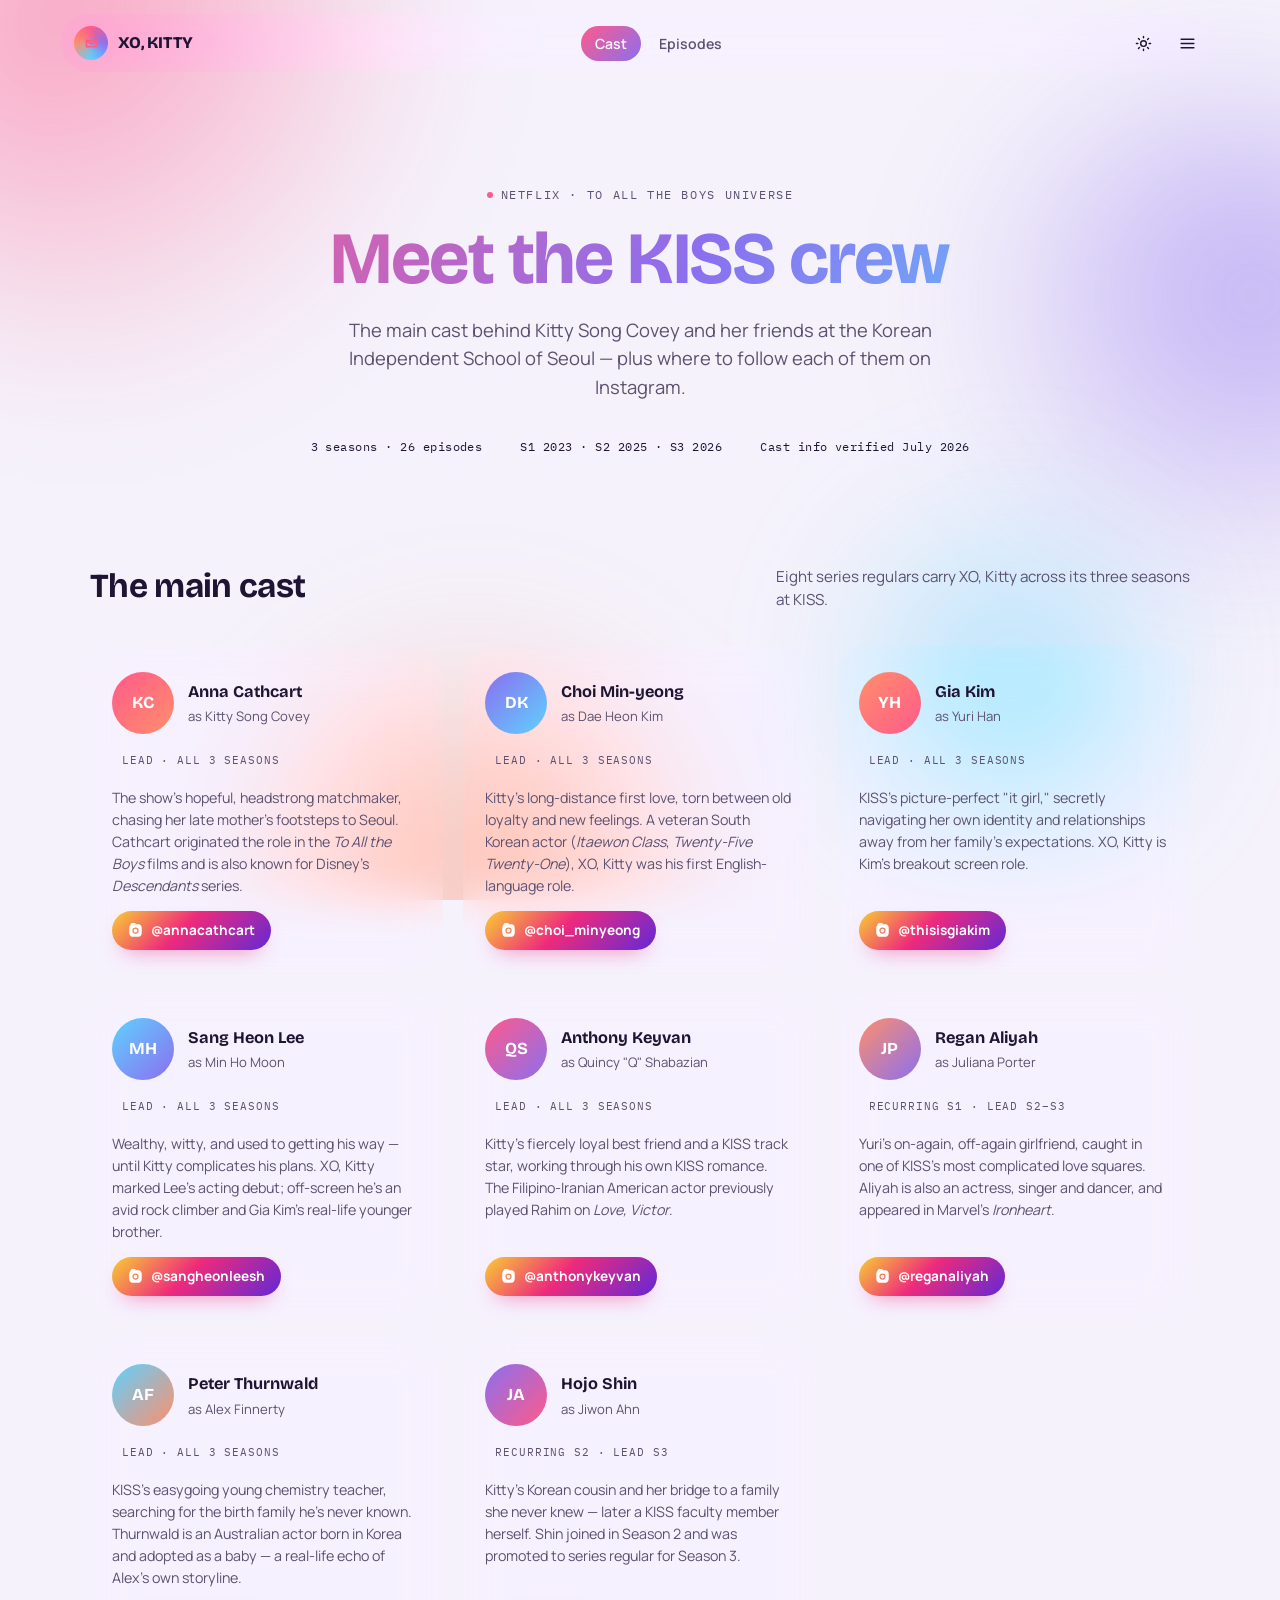
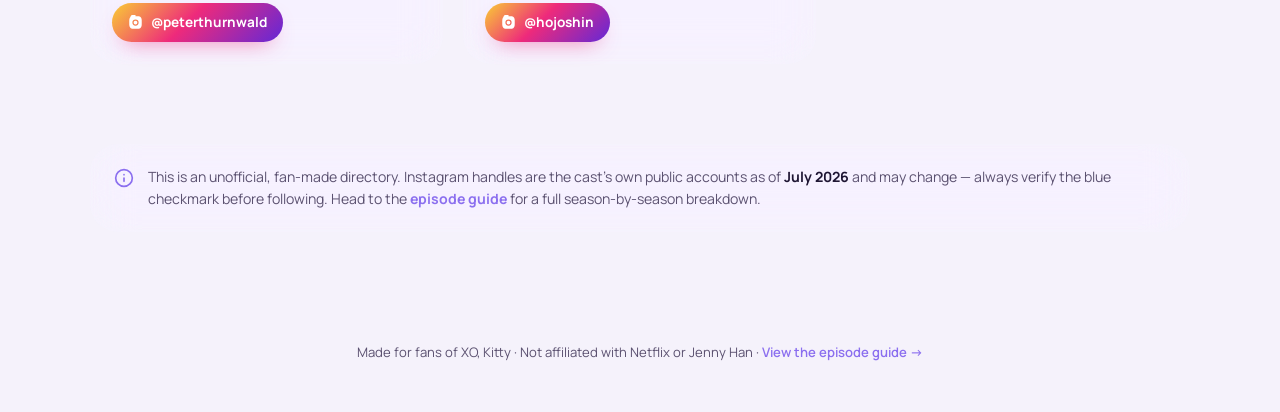
<file: index.html>
<!DOCTYPE html>
<html lang="en">
<head>
<script>
  (function(){
    try{
      var t = localStorage.getItem("xokitty-theme");
      if(!t){ t = window.matchMedia("(prefers-color-scheme: dark)").matches ? "dark" : "light"; }
      document.documentElement.setAttribute("data-theme", t);
    }catch(e){
      document.documentElement.setAttribute("data-theme", "light");
    }
  })();
</script>
<meta charset="UTF-8">
<meta name="viewport" content="width=device-width, initial-scale=1.0">
<title>XO, Kitty — Cast Directory</title>
<meta name="description" content="Meet the main cast of Netflix's XO, Kitty and follow them on Instagram.">
<link rel="stylesheet" href="styles.css">
</head>
<body>

<div class="blobs" aria-hidden="true"><span></span><span></span><span></span><span></span></div>

<nav class="site-nav">
  <div class="nav-inner glass">
    <a class="brand" href="index.html">
      <span class="seal">
        <svg viewBox="0 0 24 24" fill="none" stroke="currentColor" stroke-width="2.4" stroke-linecap="round"><path d="M4 7l8 6 8-6"/><path d="M4 7h16v10H4z"/></svg>
      </span>
      XO, KITTY
    </a>

    <ul class="nav-links">
      <li><a href="index.html" aria-current="page">Cast</a></li>
      <li><a href="episodes.html">Episodes</a></li>
    </ul>

    <div class="nav-controls">
      <button class="icon-btn" data-theme-toggle aria-pressed="false" aria-label="Toggle dark mode">
        <svg class="i-sun" viewBox="0 0 24 24" fill="none" stroke="currentColor" stroke-width="2" stroke-linecap="round"><circle cx="12" cy="12" r="4"/><path d="M12 2v2M12 20v2M4.9 4.9l1.4 1.4M17.7 17.7l1.4 1.4M2 12h2M20 12h2M4.9 19.1l1.4-1.4M17.7 6.3l1.4-1.4"/></svg>
        <svg class="i-moon" viewBox="0 0 24 24" fill="none" stroke="currentColor" stroke-width="2" stroke-linecap="round" stroke-linejoin="round"><path d="M21 12.8A9 9 0 1 1 11.2 3a7 7 0 0 0 9.8 9.8z"/></svg>
      </button>
      <button class="icon-btn" data-compact-toggle aria-pressed="false" aria-label="Toggle compact view">
        <svg viewBox="0 0 24 24" fill="none" stroke="currentColor" stroke-width="2" stroke-linecap="round" stroke-linejoin="round"><path d="M3 6h18M3 12h18M3 18h18"/></svg>
      </button>
      <button class="nav-toggle" data-nav-toggle aria-expanded="false" aria-label="Toggle menu">
        <svg viewBox="0 0 24 24" fill="none" stroke="currentColor" stroke-width="2" stroke-linecap="round"><path d="M4 7h16M4 12h16M4 17h16"/></svg>
      </button>
    </div>
  </div>
</nav>

<main>
  <div class="wrap">
    <section class="hero">
      <p class="eyebrow">NETFLIX · TO ALL THE BOYS UNIVERSE</p>
      <h1>Meet the&nbsp;KISS&nbsp;crew</h1>
      <p class="lede">The main cast behind Kitty Song&nbsp;Covey and her friends at the Korean Independent School of Seoul — plus where to follow each of them on Instagram.</p>
      <div class="hero-meta">
        <span class="chip glass">3 seasons · 26 episodes</span>
        <span class="chip glass">S1 2023 · S2 2025 · S3 2026</span>
        <span class="chip glass">Cast info verified July 2026</span>
      </div>
    </section>

    <section id="cast">
      <div class="section-head">
        <h2>The main cast</h2>
        <p>Eight series regulars carry XO, Kitty across its three seasons at KISS.</p>
      </div>

      <div class="cast-grid">

        <!-- Anna Cathcart -->
        <article class="cast-card glass">
          <div class="glass-shine" aria-hidden="true"></div>
          <div class="cast-top">
            <div class="avatar" style="background:linear-gradient(135deg, rgb(255,90,138), rgb(255,143,107));">KC</div>
            <div class="cast-names">
              <div class="actor">Anna Cathcart</div>
              <div class="role">as Kitty Song Covey</div>
            </div>
          </div>
          <span class="cast-tag">Lead · all 3 seasons</span>
          <p class="bio">The show's hopeful, headstrong matchmaker, chasing her late mother's footsteps to Seoul. Cathcart originated the role in the <em>To All the Boys</em> films and is also known for Disney's <em>Descendants</em> series.</p>
          <a class="ig-btn" href="https://www.instagram.com/annacathcart/" target="_blank" rel="noopener">
            <svg viewBox="0 0 24 24" fill="currentColor"><path d="M12 2c2.7 0 3.05.01 4.12.06 1.06.05 1.79.22 2.43.47.66.26 1.22.6 1.77 1.15.55.55.9 1.11 1.15 1.77.25.64.42 1.37.47 2.43.05 1.07.06 1.42.06 4.12s-.01 3.05-.06 4.12c-.05 1.06-.22 1.79-.47 2.43a4.9 4.9 0 0 1-1.15 1.77 4.9 4.9 0 0 1-1.77 1.15c-.64.25-1.37.42-2.43.47-1.07.05-1.42.06-4.12.06s-3.05-.01-4.12-.06c-1.06-.05-1.79-.22-2.43-.47a4.9 4.9 0 0 1-1.77-1.15 4.9 4.9 0 0 1-1.15-1.77c-.25-.64-.42-1.37-.47-2.43C2.01 15.05 2 14.7 2 12s.01-3.05.06-4.12c.05-1.06.22-1.79.47-2.43.26-.66.6-1.22 1.15-1.77A4.9 4.9 0 0 1 5.45.53C6.09.28 6.82.11 7.88.06 8.95.01 9.3 0 12 0zm0 5a5 5 0 1 0 0 10 5 5 0 0 0 0-10zm0 2a3 3 0 1 1 0 6 3 3 0 0 1 0-6zm5.2-2.7a1.2 1.2 0 1 1 0 2.4 1.2 1.2 0 0 1 0-2.4z"/></svg>
            <span>@annacathcart</span>
          </a>
        </article>

        <!-- Choi Min-yeong -->
        <article class="cast-card glass">
          <div class="glass-shine" aria-hidden="true"></div>
          <div class="cast-top">
            <div class="avatar" style="background:linear-gradient(135deg, rgb(139,111,239), rgb(95,209,255));">DK</div>
            <div class="cast-names">
              <div class="actor">Choi Min-yeong</div>
              <div class="role">as Dae Heon Kim</div>
            </div>
          </div>
          <span class="cast-tag">Lead · all 3 seasons</span>
          <p class="bio">Kitty's long-distance first love, torn between old loyalty and new feelings. A veteran South Korean actor (<em>Itaewon Class</em>, <em>Twenty-Five Twenty-One</em>), XO, Kitty was his first English-language role.</p>
          <a class="ig-btn" href="https://www.instagram.com/choi_minyeong/" target="_blank" rel="noopener">
            <svg viewBox="0 0 24 24" fill="currentColor"><path d="M12 2c2.7 0 3.05.01 4.12.06 1.06.05 1.79.22 2.43.47.66.26 1.22.6 1.77 1.15.55.55.9 1.11 1.15 1.77.25.64.42 1.37.47 2.43.05 1.07.06 1.42.06 4.12s-.01 3.05-.06 4.12c-.05 1.06-.22 1.79-.47 2.43a4.9 4.9 0 0 1-1.15 1.77 4.9 4.9 0 0 1-1.77 1.15c-.64.25-1.37.42-2.43.47-1.07.05-1.42.06-4.12.06s-3.05-.01-4.12-.06c-1.06-.05-1.79-.22-2.43-.47a4.9 4.9 0 0 1-1.77-1.15 4.9 4.9 0 0 1-1.15-1.77c-.25-.64-.42-1.37-.47-2.43C2.01 15.05 2 14.7 2 12s.01-3.05.06-4.12c.05-1.06.22-1.79.47-2.43.26-.66.6-1.22 1.15-1.77A4.9 4.9 0 0 1 5.45.53C6.09.28 6.82.11 7.88.06 8.95.01 9.3 0 12 0zm0 5a5 5 0 1 0 0 10 5 5 0 0 0 0-10zm0 2a3 3 0 1 1 0 6 3 3 0 0 1 0-6zm5.2-2.7a1.2 1.2 0 1 1 0 2.4 1.2 1.2 0 0 1 0-2.4z"/></svg>
            <span>@choi_minyeong</span>
          </a>
        </article>

        <!-- Gia Kim -->
        <article class="cast-card glass">
          <div class="glass-shine" aria-hidden="true"></div>
          <div class="cast-top">
            <div class="avatar" style="background:linear-gradient(135deg, rgb(255,143,107), rgb(255,90,138));">YH</div>
            <div class="cast-names">
              <div class="actor">Gia Kim</div>
              <div class="role">as Yuri Han</div>
            </div>
          </div>
          <span class="cast-tag">Lead · all 3 seasons</span>
          <p class="bio">KISS's picture-perfect "it girl," secretly navigating her own identity and relationships away from her family's expectations. XO, Kitty is Kim's breakout screen role.</p>
          <a class="ig-btn" href="https://www.instagram.com/thisisgiakim/" target="_blank" rel="noopener">
            <svg viewBox="0 0 24 24" fill="currentColor"><path d="M12 2c2.7 0 3.05.01 4.12.06 1.06.05 1.79.22 2.43.47.66.26 1.22.6 1.77 1.15.55.55.9 1.11 1.15 1.77.25.64.42 1.37.47 2.43.05 1.07.06 1.42.06 4.12s-.01 3.05-.06 4.12c-.05 1.06-.22 1.79-.47 2.43a4.9 4.9 0 0 1-1.15 1.77 4.9 4.9 0 0 1-1.77 1.15c-.64.25-1.37.42-2.43.47-1.07.05-1.42.06-4.12.06s-3.05-.01-4.12-.06c-1.06-.05-1.79-.22-2.43-.47a4.9 4.9 0 0 1-1.77-1.15 4.9 4.9 0 0 1-1.15-1.77c-.25-.64-.42-1.37-.47-2.43C2.01 15.05 2 14.7 2 12s.01-3.05.06-4.12c.05-1.06.22-1.79.47-2.43.26-.66.6-1.22 1.15-1.77A4.9 4.9 0 0 1 5.45.53C6.09.28 6.82.11 7.88.06 8.95.01 9.3 0 12 0zm0 5a5 5 0 1 0 0 10 5 5 0 0 0 0-10zm0 2a3 3 0 1 1 0 6 3 3 0 0 1 0-6zm5.2-2.7a1.2 1.2 0 1 1 0 2.4 1.2 1.2 0 0 1 0-2.4z"/></svg>
            <span>@thisisgiakim</span>
          </a>
        </article>

        <!-- Sang Heon Lee -->
        <article class="cast-card glass">
          <div class="glass-shine" aria-hidden="true"></div>
          <div class="cast-top">
            <div class="avatar" style="background:linear-gradient(135deg, rgb(95,209,255), rgb(139,111,239));">MH</div>
            <div class="cast-names">
              <div class="actor">Sang Heon Lee</div>
              <div class="role">as Min Ho Moon</div>
            </div>
          </div>
          <span class="cast-tag">Lead · all 3 seasons</span>
          <p class="bio">Wealthy, witty, and used to getting his way — until Kitty complicates his plans. XO, Kitty marked Lee's acting debut; off-screen he's an avid rock climber and Gia Kim's real-life younger brother.</p>
          <a class="ig-btn" href="https://www.instagram.com/sangheonleesh/" target="_blank" rel="noopener">
            <svg viewBox="0 0 24 24" fill="currentColor"><path d="M12 2c2.7 0 3.05.01 4.12.06 1.06.05 1.79.22 2.43.47.66.26 1.22.6 1.77 1.15.55.55.9 1.11 1.15 1.77.25.64.42 1.37.47 2.43.05 1.07.06 1.42.06 4.12s-.01 3.05-.06 4.12c-.05 1.06-.22 1.79-.47 2.43a4.9 4.9 0 0 1-1.15 1.77 4.9 4.9 0 0 1-1.77 1.15c-.64.25-1.37.42-2.43.47-1.07.05-1.42.06-4.12.06s-3.05-.01-4.12-.06c-1.06-.05-1.79-.22-2.43-.47a4.9 4.9 0 0 1-1.77-1.15 4.9 4.9 0 0 1-1.15-1.77c-.25-.64-.42-1.37-.47-2.43C2.01 15.05 2 14.7 2 12s.01-3.05.06-4.12c.05-1.06.22-1.79.47-2.43.26-.66.6-1.22 1.15-1.77A4.9 4.9 0 0 1 5.45.53C6.09.28 6.82.11 7.88.06 8.95.01 9.3 0 12 0zm0 5a5 5 0 1 0 0 10 5 5 0 0 0 0-10zm0 2a3 3 0 1 1 0 6 3 3 0 0 1 0-6zm5.2-2.7a1.2 1.2 0 1 1 0 2.4 1.2 1.2 0 0 1 0-2.4z"/></svg>
            <span>@sangheonleesh</span>
          </a>
        </article>

        <!-- Anthony Keyvan -->
        <article class="cast-card glass">
          <div class="glass-shine" aria-hidden="true"></div>
          <div class="cast-top">
            <div class="avatar" style="background:linear-gradient(135deg, rgb(255,90,138), rgb(139,111,239));">QS</div>
            <div class="cast-names">
              <div class="actor">Anthony Keyvan</div>
              <div class="role">as Quincy "Q" Shabazian</div>
            </div>
          </div>
          <span class="cast-tag">Lead · all 3 seasons</span>
          <p class="bio">Kitty's fiercely loyal best friend and a KISS track star, working through his own KISS romance. The Filipino-Iranian American actor previously played Rahim on <em>Love, Victor</em>.</p>
          <a class="ig-btn" href="https://www.instagram.com/anthonykeyvan/" target="_blank" rel="noopener">
            <svg viewBox="0 0 24 24" fill="currentColor"><path d="M12 2c2.7 0 3.05.01 4.12.06 1.06.05 1.79.22 2.43.47.66.26 1.22.6 1.77 1.15.55.55.9 1.11 1.15 1.77.25.64.42 1.37.47 2.43.05 1.07.06 1.42.06 4.12s-.01 3.05-.06 4.12c-.05 1.06-.22 1.79-.47 2.43a4.9 4.9 0 0 1-1.15 1.77 4.9 4.9 0 0 1-1.77 1.15c-.64.25-1.37.42-2.43.47-1.07.05-1.42.06-4.12.06s-3.05-.01-4.12-.06c-1.06-.05-1.79-.22-2.43-.47a4.9 4.9 0 0 1-1.77-1.15 4.9 4.9 0 0 1-1.15-1.77c-.25-.64-.42-1.37-.47-2.43C2.01 15.05 2 14.7 2 12s.01-3.05.06-4.12c.05-1.06.22-1.79.47-2.43.26-.66.6-1.22 1.15-1.77A4.9 4.9 0 0 1 5.45.53C6.09.28 6.82.11 7.88.06 8.95.01 9.3 0 12 0zm0 5a5 5 0 1 0 0 10 5 5 0 0 0 0-10zm0 2a3 3 0 1 1 0 6 3 3 0 0 1 0-6zm5.2-2.7a1.2 1.2 0 1 1 0 2.4 1.2 1.2 0 0 1 0-2.4z"/></svg>
            <span>@anthonykeyvan</span>
          </a>
        </article>

        <!-- Regan Aliyah -->
        <article class="cast-card glass">
          <div class="glass-shine" aria-hidden="true"></div>
          <div class="cast-top">
            <div class="avatar" style="background:linear-gradient(135deg, rgb(255,143,107), rgb(139,111,239));">JP</div>
            <div class="cast-names">
              <div class="actor">Regan Aliyah</div>
              <div class="role">as Juliana Porter</div>
            </div>
          </div>
          <span class="cast-tag">Recurring S1 · Lead S2–S3</span>
          <p class="bio">Yuri's on-again, off-again girlfriend, caught in one of KISS's most complicated love squares. Aliyah is also an actress, singer and dancer, and appeared in Marvel's <em>Ironheart</em>.</p>
          <a class="ig-btn" href="https://www.instagram.com/reganaliyah/" target="_blank" rel="noopener">
            <svg viewBox="0 0 24 24" fill="currentColor"><path d="M12 2c2.7 0 3.05.01 4.12.06 1.06.05 1.79.22 2.43.47.66.26 1.22.6 1.77 1.15.55.55.9 1.11 1.15 1.77.25.64.42 1.37.47 2.43.05 1.07.06 1.42.06 4.12s-.01 3.05-.06 4.12c-.05 1.06-.22 1.79-.47 2.43a4.9 4.9 0 0 1-1.15 1.77 4.9 4.9 0 0 1-1.77 1.15c-.64.25-1.37.42-2.43.47-1.07.05-1.42.06-4.12.06s-3.05-.01-4.12-.06c-1.06-.05-1.79-.22-2.43-.47a4.9 4.9 0 0 1-1.77-1.15 4.9 4.9 0 0 1-1.15-1.77c-.25-.64-.42-1.37-.47-2.43C2.01 15.05 2 14.7 2 12s.01-3.05.06-4.12c.05-1.06.22-1.79.47-2.43.26-.66.6-1.22 1.15-1.77A4.9 4.9 0 0 1 5.45.53C6.09.28 6.82.11 7.88.06 8.95.01 9.3 0 12 0zm0 5a5 5 0 1 0 0 10 5 5 0 0 0 0-10zm0 2a3 3 0 1 1 0 6 3 3 0 0 1 0-6zm5.2-2.7a1.2 1.2 0 1 1 0 2.4 1.2 1.2 0 0 1 0-2.4z"/></svg>
            <span>@reganaliyah</span>
          </a>
        </article>

        <!-- Peter Thurnwald -->
        <article class="cast-card glass">
          <div class="glass-shine" aria-hidden="true"></div>
          <div class="cast-top">
            <div class="avatar" style="background:linear-gradient(135deg, rgb(95,209,255), rgb(255,143,107));">AF</div>
            <div class="cast-names">
              <div class="actor">Peter Thurnwald</div>
              <div class="role">as Alex Finnerty</div>
            </div>
          </div>
          <span class="cast-tag">Lead · all 3 seasons</span>
          <p class="bio">KISS's easygoing young chemistry teacher, searching for the birth family he's never known. Thurnwald is an Australian actor born in Korea and adopted as a baby — a real-life echo of Alex's own storyline.</p>
          <a class="ig-btn" href="https://www.instagram.com/peterthurnwald/" target="_blank" rel="noopener">
            <svg viewBox="0 0 24 24" fill="currentColor"><path d="M12 2c2.7 0 3.05.01 4.12.06 1.06.05 1.79.22 2.43.47.66.26 1.22.6 1.77 1.15.55.55.9 1.11 1.15 1.77.25.64.42 1.37.47 2.43.05 1.07.06 1.42.06 4.12s-.01 3.05-.06 4.12c-.05 1.06-.22 1.79-.47 2.43a4.9 4.9 0 0 1-1.15 1.77 4.9 4.9 0 0 1-1.77 1.15c-.64.25-1.37.42-2.43.47-1.07.05-1.42.06-4.12.06s-3.05-.01-4.12-.06c-1.06-.05-1.79-.22-2.43-.47a4.9 4.9 0 0 1-1.77-1.15 4.9 4.9 0 0 1-1.15-1.77c-.25-.64-.42-1.37-.47-2.43C2.01 15.05 2 14.7 2 12s.01-3.05.06-4.12c.05-1.06.22-1.79.47-2.43.26-.66.6-1.22 1.15-1.77A4.9 4.9 0 0 1 5.45.53C6.09.28 6.82.11 7.88.06 8.95.01 9.3 0 12 0zm0 5a5 5 0 1 0 0 10 5 5 0 0 0 0-10zm0 2a3 3 0 1 1 0 6 3 3 0 0 1 0-6zm5.2-2.7a1.2 1.2 0 1 1 0 2.4 1.2 1.2 0 0 1 0-2.4z"/></svg>
            <span>@peterthurnwald</span>
          </a>
        </article>

        <!-- Hojo Shin -->
        <article class="cast-card glass">
          <div class="glass-shine" aria-hidden="true"></div>
          <div class="cast-top">
            <div class="avatar" style="background:linear-gradient(135deg, rgb(139,111,239), rgb(255,90,138));">JA</div>
            <div class="cast-names">
              <div class="actor">Hojo Shin</div>
              <div class="role">as Jiwon Ahn</div>
            </div>
          </div>
          <span class="cast-tag">Recurring S2 · Lead S3</span>
          <p class="bio">Kitty's Korean cousin and her bridge to a family she never knew — later a KISS faculty member herself. Shin joined in Season 2 and was promoted to series regular for Season 3.</p>
          <a class="ig-btn" href="https://www.instagram.com/hojoshin/" target="_blank" rel="noopener">
            <svg viewBox="0 0 24 24" fill="currentColor"><path d="M12 2c2.7 0 3.05.01 4.12.06 1.06.05 1.79.22 2.43.47.66.26 1.22.6 1.77 1.15.55.55.9 1.11 1.15 1.77.25.64.42 1.37.47 2.43.05 1.07.06 1.42.06 4.12s-.01 3.05-.06 4.12c-.05 1.06-.22 1.79-.47 2.43a4.9 4.9 0 0 1-1.15 1.77 4.9 4.9 0 0 1-1.77 1.15c-.64.25-1.37.42-2.43.47-1.07.05-1.42.06-4.12.06s-3.05-.01-4.12-.06c-1.06-.05-1.79-.22-2.43-.47a4.9 4.9 0 0 1-1.77-1.15 4.9 4.9 0 0 1-1.15-1.77c-.25-.64-.42-1.37-.47-2.43C2.01 15.05 2 14.7 2 12s.01-3.05.06-4.12c.05-1.06.22-1.79.47-2.43.26-.66.6-1.22 1.15-1.77A4.9 4.9 0 0 1 5.45.53C6.09.28 6.82.11 7.88.06 8.95.01 9.3 0 12 0zm0 5a5 5 0 1 0 0 10 5 5 0 0 0 0-10zm0 2a3 3 0 1 1 0 6 3 3 0 0 1 0-6zm5.2-2.7a1.2 1.2 0 1 1 0 2.4 1.2 1.2 0 0 1 0-2.4z"/></svg>
            <span>@hojoshin</span>
          </a>
        </article>

      </div>
    </section>

    <section>
      <div class="info-card glass">
        <svg viewBox="0 0 24 24" fill="none" stroke="currentColor" stroke-width="2" stroke-linecap="round" stroke-linejoin="round"><circle cx="12" cy="12" r="10"/><path d="M12 16v-4M12 8h.01"/></svg>
        <p>This is an unofficial, fan-made directory. Instagram handles are the cast's own public accounts as of <strong>July 2026</strong> and may change — always verify the blue checkmark before following. Head to the <a href="episodes.html" style="color:rgb(var(--violet)); font-weight:700;">episode guide</a> for a full season-by-season breakdown.</p>
      </div>
    </section>
  </div>
</main>

<footer>
  <div class="wrap">
    <p>Made for fans of XO, Kitty · Not affiliated with Netflix or Jenny&nbsp;Han · <a href="episodes.html">View the episode guide →</a></p>
  </div>
</footer>

<script src="script.js"></script>
</body>
</html>
</file>
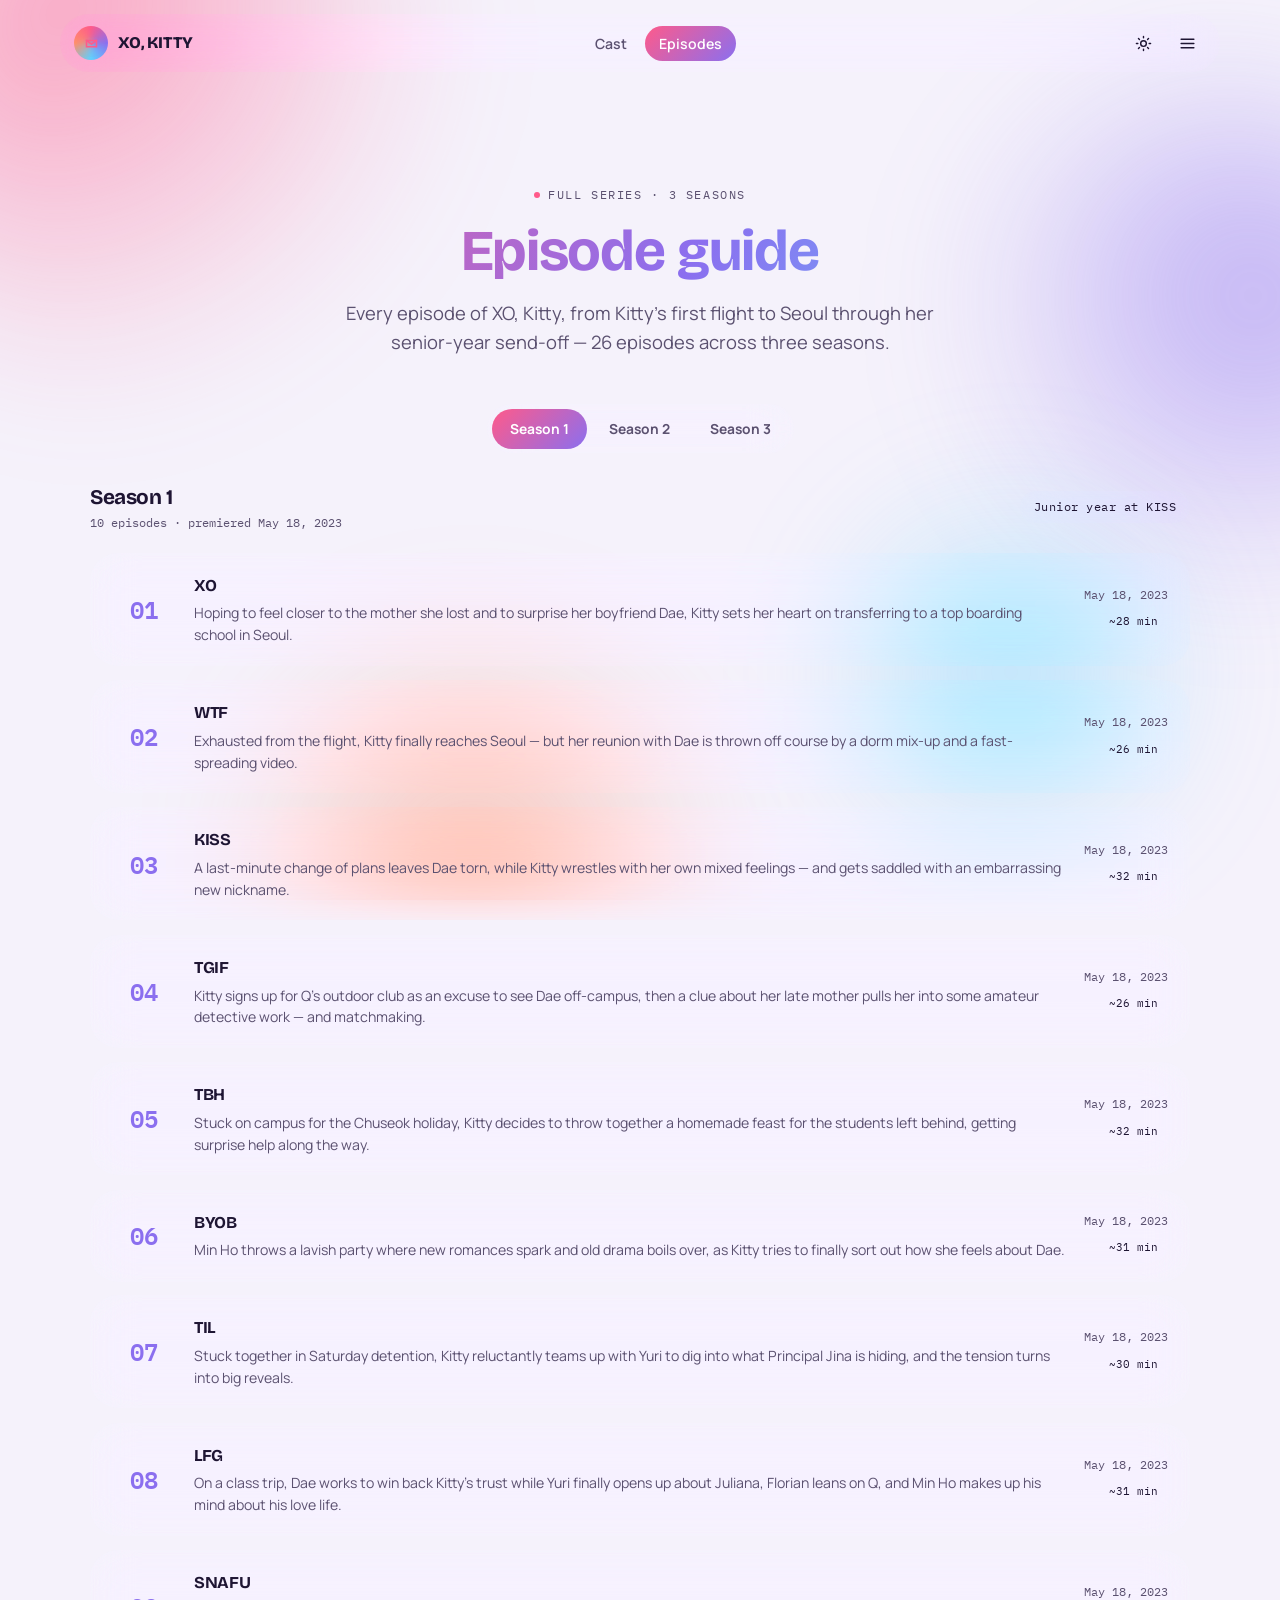
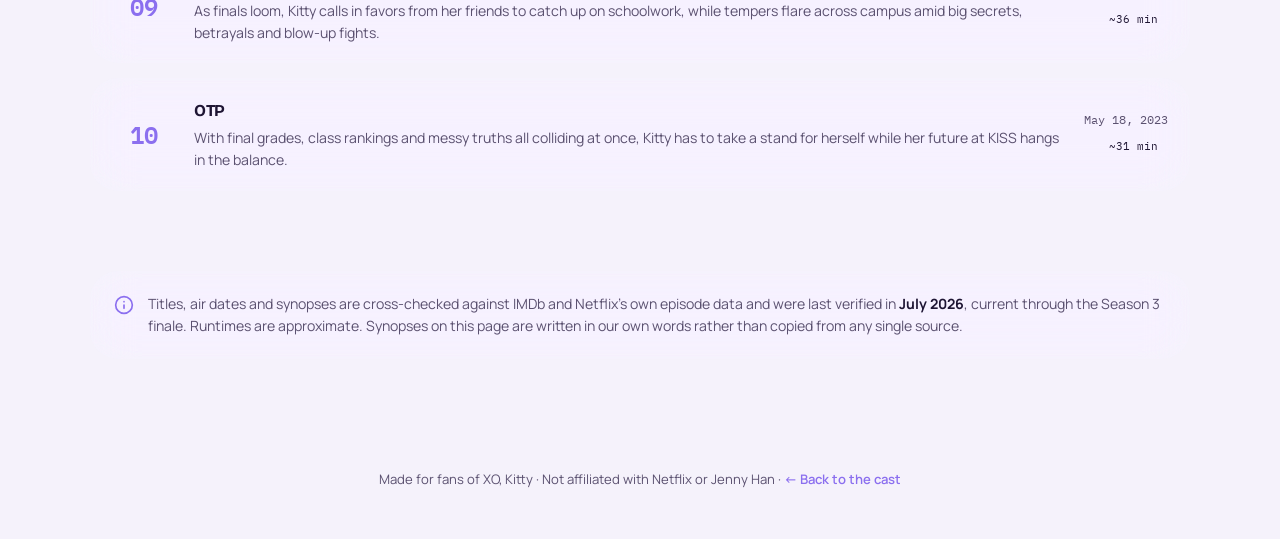
<file: episodes.html>
<!DOCTYPE html>
<html lang="en">
<head>
<script>
  (function(){
    try{
      var t = localStorage.getItem("xokitty-theme");
      if(!t){ t = window.matchMedia("(prefers-color-scheme: dark)").matches ? "dark" : "light"; }
      document.documentElement.setAttribute("data-theme", t);
    }catch(e){
      document.documentElement.setAttribute("data-theme", "light");
    }
  })();
</script>
<meta charset="UTF-8">
<meta name="viewport" content="width=device-width, initial-scale=1.0">
<title>XO, Kitty — Episode Guide</title>
<meta name="description" content="Every episode of Netflix's XO, Kitty across all three seasons, with air dates and synopses.">
<link rel="stylesheet" href="styles.css">
</head>
<body>

<div class="blobs" aria-hidden="true"><span></span><span></span><span></span><span></span></div>

<nav class="site-nav">
  <div class="nav-inner glass">
    <a class="brand" href="index.html">
      <span class="seal">
        <svg viewBox="0 0 24 24" fill="none" stroke="currentColor" stroke-width="2.4" stroke-linecap="round"><path d="M4 7l8 6 8-6"/><path d="M4 7h16v10H4z"/></svg>
      </span>
      XO, KITTY
    </a>

    <ul class="nav-links">
      <li><a href="index.html">Cast</a></li>
      <li><a href="episodes.html" aria-current="page">Episodes</a></li>
    </ul>

    <div class="nav-controls">
      <button class="icon-btn" data-theme-toggle aria-pressed="false" aria-label="Toggle dark mode">
        <svg class="i-sun" viewBox="0 0 24 24" fill="none" stroke="currentColor" stroke-width="2" stroke-linecap="round"><circle cx="12" cy="12" r="4"/><path d="M12 2v2M12 20v2M4.9 4.9l1.4 1.4M17.7 17.7l1.4 1.4M2 12h2M20 12h2M4.9 19.1l1.4-1.4M17.7 6.3l1.4-1.4"/></svg>
        <svg class="i-moon" viewBox="0 0 24 24" fill="none" stroke="currentColor" stroke-width="2" stroke-linecap="round" stroke-linejoin="round"><path d="M21 12.8A9 9 0 1 1 11.2 3a7 7 0 0 0 9.8 9.8z"/></svg>
      </button>
      <button class="icon-btn" data-compact-toggle aria-pressed="false" aria-label="Toggle compact view">
        <svg viewBox="0 0 24 24" fill="none" stroke="currentColor" stroke-width="2" stroke-linecap="round" stroke-linejoin="round"><path d="M3 6h18M3 12h18M3 18h18"/></svg>
      </button>
      <button class="nav-toggle" data-nav-toggle aria-expanded="false" aria-label="Toggle menu">
        <svg viewBox="0 0 24 24" fill="none" stroke="currentColor" stroke-width="2" stroke-linecap="round"><path d="M4 7h16M4 12h16M4 17h16"/></svg>
      </button>
    </div>
  </div>
</nav>

<main>
  <div class="wrap">
    <section class="hero" style="padding-bottom: 8px;">
      <p class="eyebrow">FULL SERIES · 3 SEASONS</p>
      <h1 style="font-size: clamp(2.1rem, 5.4vw, 3.6rem);">Episode guide</h1>
      <p class="lede">Every episode of XO, Kitty, from Kitty's first flight to Seoul through her senior-year send-off — 26 episodes across three seasons.</p>
    </section>

    <section>
      <div class="center">
        <div class="season-tabs glass" role="tablist" aria-label="Season">
          <button role="tab" data-season-tab="s1" aria-selected="true">Season 1</button>
          <button role="tab" data-season-tab="s2" aria-selected="false">Season 2</button>
          <button role="tab" data-season-tab="s3" aria-selected="false">Season 3</button>
        </div>
      </div>

      <!-- ================= SEASON 1 ================= -->
      <div class="season-panel is-active" data-season-panel="s1">
        <div class="season-intro">
          <div>
            <h3>Season 1</h3>
            <p class="meta">10 episodes · premiered May 18, 2023</p>
          </div>
          <span class="chip glass">Junior year at KISS</span>
        </div>

        <div class="ep-list">

          <article class="ep-card glass">
            <div class="glass-shine" aria-hidden="true"></div>
            <div class="ep-num">01</div>
            <div class="ep-body">
              <h4>XO</h4>
              <p>Hoping to feel closer to the mother she lost and to surprise her boyfriend Dae, Kitty sets her heart on transferring to a top boarding school in Seoul.</p>
            </div>
            <div class="ep-side"><span class="ep-date">May 18, 2023</span><span class="ep-runtime glass">~28 min</span></div>
          </article>

          <article class="ep-card glass">
            <div class="glass-shine" aria-hidden="true"></div>
            <div class="ep-num">02</div>
            <div class="ep-body">
              <h4>WTF</h4>
              <p>Exhausted from the flight, Kitty finally reaches Seoul — but her reunion with Dae is thrown off course by a dorm mix-up and a fast-spreading video.</p>
            </div>
            <div class="ep-side"><span class="ep-date">May 18, 2023</span><span class="ep-runtime glass">~26 min</span></div>
          </article>

          <article class="ep-card glass">
            <div class="glass-shine" aria-hidden="true"></div>
            <div class="ep-num">03</div>
            <div class="ep-body">
              <h4>KISS</h4>
              <p>A last-minute change of plans leaves Dae torn, while Kitty wrestles with her own mixed feelings — and gets saddled with an embarrassing new nickname.</p>
            </div>
            <div class="ep-side"><span class="ep-date">May 18, 2023</span><span class="ep-runtime glass">~32 min</span></div>
          </article>

          <article class="ep-card glass">
            <div class="glass-shine" aria-hidden="true"></div>
            <div class="ep-num">04</div>
            <div class="ep-body">
              <h4>TGIF</h4>
              <p>Kitty signs up for Q's outdoor club as an excuse to see Dae off-campus, then a clue about her late mother pulls her into some amateur detective work — and matchmaking.</p>
            </div>
            <div class="ep-side"><span class="ep-date">May 18, 2023</span><span class="ep-runtime glass">~26 min</span></div>
          </article>

          <article class="ep-card glass">
            <div class="glass-shine" aria-hidden="true"></div>
            <div class="ep-num">05</div>
            <div class="ep-body">
              <h4>TBH</h4>
              <p>Stuck on campus for the Chuseok holiday, Kitty decides to throw together a homemade feast for the students left behind, getting surprise help along the way.</p>
            </div>
            <div class="ep-side"><span class="ep-date">May 18, 2023</span><span class="ep-runtime glass">~32 min</span></div>
          </article>

          <article class="ep-card glass">
            <div class="glass-shine" aria-hidden="true"></div>
            <div class="ep-num">06</div>
            <div class="ep-body">
              <h4>BYOB</h4>
              <p>Min Ho throws a lavish party where new romances spark and old drama boils over, as Kitty tries to finally sort out how she feels about Dae.</p>
            </div>
            <div class="ep-side"><span class="ep-date">May 18, 2023</span><span class="ep-runtime glass">~31 min</span></div>
          </article>

          <article class="ep-card glass">
            <div class="glass-shine" aria-hidden="true"></div>
            <div class="ep-num">07</div>
            <div class="ep-body">
              <h4>TIL</h4>
              <p>Stuck together in Saturday detention, Kitty reluctantly teams up with Yuri to dig into what Principal Jina is hiding, and the tension turns into big reveals.</p>
            </div>
            <div class="ep-side"><span class="ep-date">May 18, 2023</span><span class="ep-runtime glass">~30 min</span></div>
          </article>

          <article class="ep-card glass">
            <div class="glass-shine" aria-hidden="true"></div>
            <div class="ep-num">08</div>
            <div class="ep-body">
              <h4>LFG</h4>
              <p>On a class trip, Dae works to win back Kitty's trust while Yuri finally opens up about Juliana, Florian leans on Q, and Min Ho makes up his mind about his love life.</p>
            </div>
            <div class="ep-side"><span class="ep-date">May 18, 2023</span><span class="ep-runtime glass">~31 min</span></div>
          </article>

          <article class="ep-card glass">
            <div class="glass-shine" aria-hidden="true"></div>
            <div class="ep-num">09</div>
            <div class="ep-body">
              <h4>SNAFU</h4>
              <p>As finals loom, Kitty calls in favors from her friends to catch up on schoolwork, while tempers flare across campus amid big secrets, betrayals and blow-up fights.</p>
            </div>
            <div class="ep-side"><span class="ep-date">May 18, 2023</span><span class="ep-runtime glass">~36 min</span></div>
          </article>

          <article class="ep-card glass">
            <div class="glass-shine" aria-hidden="true"></div>
            <div class="ep-num">10</div>
            <div class="ep-body">
              <h4>OTP</h4>
              <p>With final grades, class rankings and messy truths all colliding at once, Kitty has to take a stand for herself while her future at KISS hangs in the balance.</p>
            </div>
            <div class="ep-side"><span class="ep-date">May 18, 2023</span><span class="ep-runtime glass">~31 min</span></div>
          </article>

        </div>
      </div>

      <!-- ================= SEASON 2 ================= -->
      <div class="season-panel" data-season-panel="s2">
        <div class="season-intro">
          <div>
            <h3>Season 2</h3>
            <p class="meta">8 episodes · premiered January 16, 2025</p>
          </div>
          <span class="chip glass">A new semester, new secrets</span>
        </div>

        <div class="ep-list">

          <article class="ep-card glass">
            <div class="glass-shine" aria-hidden="true"></div>
            <div class="ep-num">01</div>
            <div class="ep-body">
              <h4>K.I.S.S. Me Again</h4>
              <p>Kitty heads back to Seoul determined to skip the romantic drama this time and dig deeper into her mom's past — but new roommates and lingering crushes make that easier said than done.</p>
            </div>
            <div class="ep-side"><span class="ep-date">Jan 16, 2025</span><span class="ep-runtime glass">~28 min</span></div>
          </article>

          <article class="ep-card glass">
            <div class="glass-shine" aria-hidden="true"></div>
            <div class="ep-num">02</div>
            <div class="ep-body">
              <h4>Never Been Kissed</h4>
              <p>Kitty sets her sights on someone new, but a night out dancing turns messy fast. Meanwhile a heated class competition kicks off, and Q's track rival doesn't play fair.</p>
            </div>
            <div class="ep-side"><span class="ep-date">Jan 16, 2025</span><span class="ep-runtime glass">~32 min</span></div>
          </article>

          <article class="ep-card glass">
            <div class="glass-shine" aria-hidden="true"></div>
            <div class="ep-num">03</div>
            <div class="ep-body">
              <h4>New Year's Kiss</h4>
              <p>Over the Lunar New Year, Kitty and Praveena rope Min Ho into a scheme, Juliana finally has it out with Yuri, and a long-time-coming bonding moment sets off real sparks.</p>
            </div>
            <div class="ep-side"><span class="ep-date">Jan 16, 2025</span><span class="ep-runtime glass">~31 min</span></div>
          </article>

          <article class="ep-card glass">
            <div class="glass-shine" aria-hidden="true"></div>
            <div class="ep-num">04</div>
            <div class="ep-body">
              <h4>Kiss and Tell</h4>
              <p>A ski weekend at Min Ho's family cabin goes sideways when the whole group gets snowed in with no WiFi — and stuck together, some startling truths finally come out.</p>
            </div>
            <div class="ep-side"><span class="ep-date">Jan 16, 2025</span><span class="ep-runtime glass">~30 min</span></div>
          </article>

          <article class="ep-card glass">
            <div class="glass-shine" aria-hidden="true"></div>
            <div class="ep-num">05</div>
            <div class="ep-body">
              <h4>Kissing Cousins</h4>
              <p>Kitty's suspicions about her new roommate deepen as she follows a lead toward long-lost relatives, Yuri tries to patch things up with Juliana, and another scandal shakes the school.</p>
            </div>
            <div class="ep-side"><span class="ep-date">Jan 16, 2025</span><span class="ep-runtime glass">~30 min</span></div>
          </article>

          <article class="ep-card glass">
            <div class="glass-shine" aria-hidden="true"></div>
            <div class="ep-num">06</div>
            <div class="ep-body">
              <h4>Kiss and Make Up</h4>
              <p>While Min Ho and Yuri work to smooth over some broken relationships, a familiar face from home shows up to visit Kitty — carrying news that changes everything.</p>
            </div>
            <div class="ep-side"><span class="ep-date">Jan 16, 2025</span><span class="ep-runtime glass">~29 min</span></div>
          </article>

          <article class="ep-card glass">
            <div class="glass-shine" aria-hidden="true"></div>
            <div class="ep-num">07</div>
            <div class="ep-body">
              <h4>Kiss of Death</h4>
              <p>The night before the Cherry Blossom Ball, Kitty splits her attention between family matters and a hunch she can't shake about her roommate, while Yuri coaches Dae through his big performance.</p>
            </div>
            <div class="ep-side"><span class="ep-date">Jan 16, 2025</span><span class="ep-runtime glass">~30 min</span></div>
          </article>

          <article class="ep-card glass">
            <div class="glass-shine" aria-hidden="true"></div>
            <div class="ep-num">08</div>
            <div class="ep-body">
              <h4>Sealed with a Kiss</h4>
              <p>A rival's concert scheme comes to a head, putting everyone's plans on the line — and with emotions running high, Kitty has to decide whether to admit her feelings before the semester runs out.</p>
            </div>
            <div class="ep-side"><span class="ep-date">Jan 16, 2025</span><span class="ep-runtime glass">Season finale</span></div>
          </article>

        </div>
      </div>

      <!-- ================= SEASON 3 ================= -->
      <div class="season-panel" data-season-panel="s3">
        <div class="season-intro">
          <div>
            <h3>Season 3</h3>
            <p class="meta">8 episodes · premiered April 2, 2026</p>
          </div>
          <span class="chip glass">Senior year, for real this time</span>
        </div>

        <div class="ep-list">

          <article class="ep-card glass">
            <div class="glass-shine" aria-hidden="true"></div>
            <div class="ep-num">01</div>
            <div class="ep-body">
              <h4>Guest List</h4>
              <p>With summer break just hours away, Kitty decides it's finally time to tell Min Ho how she feels — but a jam-packed trip to Busan keeps getting in the way.</p>
            </div>
            <div class="ep-side"><span class="ep-date">Apr 2, 2026</span><span class="ep-runtime glass">~32 min</span></div>
          </article>

          <article class="ep-card glass">
            <div class="glass-shine" aria-hidden="true"></div>
            <div class="ep-num">02</div>
            <div class="ep-body">
              <h4>Sunset List</h4>
              <p>Kitty comes back to Seoul with a whole senior-year bucket list mapped out, only to find a cocky former classmate back on campus and determined to one-up her.</p>
            </div>
            <div class="ep-side"><span class="ep-date">Apr 2, 2026</span><span class="ep-runtime glass">~33 min</span></div>
          </article>

          <article class="ep-card glass">
            <div class="glass-shine" aria-hidden="true"></div>
            <div class="ep-num">03</div>
            <div class="ep-body">
              <h4>Play List</h4>
              <p>Min Ho scrambles to pull off a video shoot for Eunice, a stylish new arrival stirs up Kitty's insecurities, and Yuri works to make the most of a fresh opportunity.</p>
            </div>
            <div class="ep-side"><span class="ep-date">Apr 2, 2026</span><span class="ep-runtime glass">~32 min</span></div>
          </article>

          <article class="ep-card glass">
            <div class="glass-shine" aria-hidden="true"></div>
            <div class="ep-num">04</div>
            <div class="ep-body">
              <h4>A List</h4>
              <p>While they wait on midterm results, the friend group blows off steam at an amusement park, where one intimidating ride shakes Kitty's confidence more than she expects.</p>
            </div>
            <div class="ep-side"><span class="ep-date">Apr 2, 2026</span><span class="ep-runtime glass">~30 min</span></div>
          </article>

          <article class="ep-card glass">
            <div class="glass-shine" aria-hidden="true"></div>
            <div class="ep-num">05</div>
            <div class="ep-body">
              <h4>Off the List</h4>
              <p>Kitty tries to push her suspicions aside as family and friends gather for a Chuseok feast, but the peace doesn't last once some explosive secrets spill out.</p>
            </div>
            <div class="ep-side"><span class="ep-date">Apr 2, 2026</span><span class="ep-runtime glass">~34 min</span></div>
          </article>

          <article class="ep-card glass">
            <div class="glass-shine" aria-hidden="true"></div>
            <div class="ep-num">06</div>
            <div class="ep-body">
              <h4>Wait List</h4>
              <p>A visitor from back home tries to cheer Kitty up, Eunice makes a career call that ends up affecting Min Ho too, and Q and Marius are forced to revisit old history.</p>
            </div>
            <div class="ep-side"><span class="ep-date">Apr 2, 2026</span><span class="ep-runtime glass">~34 min</span></div>
          </article>

          <article class="ep-card glass">
            <div class="glass-shine" aria-hidden="true"></div>
            <div class="ep-num">07</div>
            <div class="ep-body">
              <h4>Best Dressed List</h4>
              <p>With Yuri's fashion show fast approaching, Kitty scrambles to patch up some strained friendships — and she isn't the only one playing matchmaker to bring the group back together.</p>
            </div>
            <div class="ep-side"><span class="ep-date">Apr 2, 2026</span><span class="ep-runtime glass">~33 min</span></div>
          </article>

          <article class="ep-card glass">
            <div class="glass-shine" aria-hidden="true"></div>
            <div class="ep-num">08</div>
            <div class="ep-body">
              <h4>Wish List</h4>
              <p>As the KISS crew gathers to celebrate Kitty turning 18, old flames, new prospects and second chances are all back on the table.</p>
            </div>
            <div class="ep-side"><span class="ep-date">Apr 2, 2026</span><span class="ep-runtime glass">Season finale</span></div>
          </article>

        </div>
      </div>

    </section>

    <section>
      <div class="info-card glass">
        <svg viewBox="0 0 24 24" fill="none" stroke="currentColor" stroke-width="2" stroke-linecap="round" stroke-linejoin="round"><circle cx="12" cy="12" r="10"/><path d="M12 16v-4M12 8h.01"/></svg>
        <p>Titles, air dates and synopses are cross-checked against IMDb and Netflix's own episode data and were last verified in <strong>July 2026</strong>, current through the Season 3 finale. Runtimes are approximate. Synopses on this page are written in our own words rather than copied from any single source.</p>
      </div>
    </section>
  </div>
</main>

<footer>
  <div class="wrap">
    <p>Made for fans of XO, Kitty · Not affiliated with Netflix or Jenny&nbsp;Han · <a href="index.html">← Back to the cast</a></p>
  </div>
</footer>

<script src="script.js"></script>
</body>
</html>
</file>
<file: styles.css>
/* =========================================================
   XO, KITTY — fan hub
   Liquid Glass design system
   ========================================================= */

@import url('https://fonts.googleapis.com/css2?family=Bricolage+Grotesque:opsz,wght@12..96,400..800&family=Manrope:wght@400;500;600;700;800&family=IBM+Plex+Mono:wght@400;500;600&display=swap');

/* ---------- Tokens ---------- */
:root{
  /* accent palette — Seoul-sunset / cherry-blossom */
  --pink:   255 90 138;   /* #FF5A8A */
  --coral:  255 143 107;  /* #FF8F6B */
  --violet: 139 111 239;  /* #8B6FEF */
  --sky:    95 209 255;   /* #5FD1FF */

  --radius-sm: 12px;
  --radius-md: 20px;
  --radius-lg: 28px;
  --radius-pill: 999px;

  --ease: cubic-bezier(.22,.9,.32,1);
  --dur-fast: .2s;
  --dur-med: .5s;
  --dur-slow: 1.4s;

  --font-display: "Bricolage Grotesque", "Manrope", sans-serif;
  --font-body: "Manrope", -apple-system, BlinkMacSystemFont, sans-serif;
  --font-mono: "IBM Plex Mono", ui-monospace, monospace;

  --container: 1180px;

  color-scheme: light;
}

[data-theme="light"]{
  --bg: 245 242 251;
  --bg-alt: 251 249 255;
  --text: 30 21 51;
  --text-muted: 91 81 112;
  --glass-bg: 255 255 255;
  --glass-alpha: .58;
  --glass-alpha-strong: .78;
  --glass-border: 255 255 255;
  --glass-border-alpha: .9;
  --shadow: 90 60 130;
  --shadow-alpha: .16;
  --nav-bg-alpha: .65;
  color-scheme: light;
}

[data-theme="dark"]{
  --bg: 15 9 26;
  --bg-alt: 20 12 33;
  --text: 244 240 255;
  --text-muted: 176 164 205;
  --glass-bg: 255 255 255;
  --glass-alpha: .06;
  --glass-alpha-strong: .1;
  --glass-border: 255 255 255;
  --glass-border-alpha: .14;
  --shadow: 0 0 0;
  --shadow-alpha: .5;
  --nav-bg-alpha: .45;
  color-scheme: dark;
}

*, *::before, *::after{ box-sizing: border-box; }
html{ scroll-behavior: smooth; }

body{
  margin: 0;
  min-height: 100vh;
  background: rgb(var(--bg));
  color: rgb(var(--text));
  font-family: var(--font-body);
  font-size: 16px;
  line-height: 1.55;
  -webkit-font-smoothing: antialiased;
  transition: background-color var(--dur-med) var(--ease), color var(--dur-med) var(--ease);
  overflow-x: hidden;
}

h1,h2,h3,h4{
  font-family: var(--font-display);
  font-weight: 700;
  letter-spacing: -.02em;
  margin: 0;
}

p{ margin: 0; }
a{ color: inherit; text-decoration: none; }
button{ font: inherit; color: inherit; background: none; border: none; cursor: pointer; }
ul{ margin: 0; padding: 0; list-style: none; }
img{ max-width: 100%; display: block; }

:focus-visible{
  outline: 2px solid rgb(var(--violet));
  outline-offset: 3px;
  border-radius: 6px;
}

.eyebrow{
  font-family: var(--font-mono);
  font-size: .72rem;
  letter-spacing: .14em;
  text-transform: uppercase;
  color: rgb(var(--text-muted));
}

/* ---------- Ambient liquid background ---------- */
.blobs{
  position: fixed;
  inset: 0;
  z-index: -1;
  overflow: hidden;
  pointer-events: none;
}
.blobs span{
  position: absolute;
  border-radius: 50%;
  filter: blur(70px);
  opacity: .55;
  will-change: transform;
  animation: drift 26s ease-in-out infinite;
}
[data-theme="dark"] .blobs span{ opacity: .38; }

.blobs span:nth-child(1){
  width: 46vw; height: 46vw; top: -14vw; left: -10vw;
  background: radial-gradient(circle at 30% 30%, rgb(var(--pink)), transparent 70%);
  animation-duration: 30s;
}
.blobs span:nth-child(2){
  width: 40vw; height: 40vw; top: 10vh; right: -14vw;
  background: radial-gradient(circle at 60% 40%, rgb(var(--violet)), transparent 70%);
  animation-duration: 34s;
  animation-delay: -6s;
}
.blobs span:nth-child(3){
  width: 38vw; height: 38vw; bottom: -16vw; left: 18vw;
  background: radial-gradient(circle at 50% 50%, rgb(var(--coral)), transparent 70%);
  animation-duration: 28s;
  animation-delay: -12s;
}
.blobs span:nth-child(4){
  width: 30vw; height: 30vw; bottom: 4vh; right: 6vw;
  background: radial-gradient(circle at 50% 50%, rgb(var(--sky)), transparent 70%);
  animation-duration: 24s;
  animation-delay: -3s;
}

@keyframes drift{
  0%,100%{ transform: translate(0,0) scale(1); }
  33%{ transform: translate(4%, 6%) scale(1.08); }
  66%{ transform: translate(-5%, -3%) scale(.96); }
}

/* ---------- Glass primitives ---------- */
.glass{
  position: relative;
  background: rgba(var(--glass-bg), var(--glass-alpha));
  -webkit-backdrop-filter: blur(22px) saturate(160%);
  backdrop-filter: blur(22px) saturate(160%);
  border: 1px solid rgba(var(--glass-border), var(--glass-border-alpha));
  box-shadow: 0 1px 1px rgba(255,255,255,.5) inset,
              0 18px 40px -20px rgba(var(--shadow), calc(var(--shadow-alpha) + .1)),
              0 2px 10px -4px rgba(var(--shadow), var(--shadow-alpha));
}
[data-theme="dark"] .glass{
  box-shadow: 0 1px 0 rgba(255,255,255,.06) inset,
              0 18px 44px -18px rgba(0,0,0,.65),
              0 2px 10px -4px rgba(0,0,0,.5);
}

.glass-shine{
  --mx: 50%; --my: 30%;
  position: absolute;
  inset: 0;
  border-radius: inherit;
  pointer-events: none;
  background: radial-gradient(320px circle at var(--mx) var(--my), rgba(255,255,255,.35), transparent 60%);
  opacity: 0;
  transition: opacity var(--dur-fast) var(--ease);
}
[data-theme="dark"] .glass-shine{
  background: radial-gradient(320px circle at var(--mx) var(--my), rgba(255,255,255,.14), transparent 60%);
}
.glass:hover .glass-shine{ opacity: 1; }
@media (hover:none){ .glass-shine{ display:none; } }

/* ---------- Layout shell ---------- */
.wrap{
  max-width: var(--container);
  margin-inline: auto;
  padding-inline: clamp(18px, 5vw, 40px);
}

/* ---------- Nav ---------- */
.site-nav{
  position: sticky;
  top: 14px;
  z-index: 50;
  margin: 14px auto 0;
  max-width: calc(var(--container) + 40px);
  padding-inline: clamp(14px, 4vw, 30px);
}
.nav-inner{
  display: flex;
  align-items: center;
  justify-content: space-between;
  gap: 14px;
  padding: 10px 14px;
  border-radius: var(--radius-pill);
  background: rgba(var(--glass-bg), var(--nav-bg-alpha));
  -webkit-backdrop-filter: blur(20px) saturate(180%);
  backdrop-filter: blur(20px) saturate(180%);
  border: 1px solid rgba(var(--glass-border), var(--glass-border-alpha));
  box-shadow: 0 10px 30px -14px rgba(var(--shadow), calc(var(--shadow-alpha) + .1));
}

.brand{
  display: flex;
  align-items: center;
  gap: 10px;
  font-family: var(--font-display);
  font-weight: 800;
  font-size: 1.02rem;
  letter-spacing: -.01em;
  white-space: nowrap;
}
.seal{
  --spin: 0deg;
  width: 34px; height: 34px;
  border-radius: 50%;
  display: grid;
  place-items: center;
  position: relative;
  flex: none;
  background: conic-gradient(from var(--spin), rgb(var(--pink)), rgb(var(--violet)), rgb(var(--sky)), rgb(var(--coral)), rgb(var(--pink)));
  animation: spin 8s linear infinite;
  box-shadow: 0 4px 14px -4px rgba(var(--pink), .6);
}
.seal::after{
  content: "";
  position: absolute;
  inset: 3px;
  border-radius: 50%;
  background: rgba(var(--glass-bg), .9);
  -webkit-backdrop-filter: blur(4px);
  backdrop-filter: blur(4px);
}
[data-theme="dark"] .seal::after{ background: rgba(20,12,33,.85); }
.seal svg{ position: relative; z-index: 1; width: 15px; height: 15px; color: rgb(var(--pink)); }
@keyframes spin{ to{ --spin: 360deg; } }
@media (prefers-reduced-motion: reduce){ .seal{ animation: none; } }

.nav-links{
  display: flex;
  align-items: center;
  gap: 4px;
}
.nav-links a{
  padding: 8px 14px;
  border-radius: var(--radius-pill);
  font-size: .88rem;
  font-weight: 600;
  color: rgb(var(--text-muted));
  transition: background var(--dur-fast) var(--ease), color var(--dur-fast) var(--ease);
}
.nav-links a:hover{ background: rgba(var(--glass-bg), .5); color: rgb(var(--text)); }
.nav-links a[aria-current="page"]{
  background: linear-gradient(135deg, rgb(var(--pink)), rgb(var(--violet)));
  color: #fff;
}

.nav-controls{ display: flex; align-items: center; gap: 6px; }
.icon-btn{
  width: 38px; height: 38px;
  border-radius: 50%;
  display: grid;
  place-items: center;
  background: rgba(var(--glass-bg), .5);
  border: 1px solid rgba(var(--glass-border), var(--glass-border-alpha));
  transition: transform var(--dur-fast) var(--ease), background var(--dur-fast) var(--ease);
  flex: none;
}
.icon-btn:hover{ transform: translateY(-2px); background: rgba(var(--glass-bg), .8); }
.icon-btn svg{ width: 17px; height: 17px; }
.icon-btn .i-moon{ display: none; }
[data-theme="dark"] .icon-btn .i-sun{ display: none; }
[data-theme="dark"] .icon-btn .i-moon{ display: block; }

.icon-btn[aria-pressed="true"]{
  background: linear-gradient(135deg, rgb(var(--pink)), rgb(var(--violet)));
  color: #fff;
  border-color: transparent;
}

.nav-toggle{
  display: none;
  width: 38px; height: 38px;
  border-radius: 50%;
  align-items: center;
  justify-content: center;
  background: rgba(var(--glass-bg), .5);
  border: 1px solid rgba(var(--glass-border), var(--glass-border-alpha));
}

/* ---------- Hero ---------- */
.hero{
  padding: clamp(56px, 11vw, 108px) 0 clamp(30px, 6vw, 56px);
  text-align: center;
}
.hero .eyebrow{ display: inline-flex; align-items: center; gap: 8px; justify-content: center; margin-bottom: 18px; }
.hero .eyebrow::before{
  content: "";
  width: 6px; height: 6px; border-radius: 50%;
  background: rgb(var(--pink));
  box-shadow: 0 0 0 4px rgba(var(--pink), .25);
}
.hero h1{
  font-size: clamp(2.4rem, 6.6vw, 4.6rem);
  line-height: 1.03;
  background: linear-gradient(120deg, rgb(var(--pink)) 0%, rgb(var(--violet)) 55%, rgb(var(--sky)) 100%);
  -webkit-background-clip: text;
  background-clip: text;
  color: transparent;
}
[data-theme="dark"] .hero h1{
  background: linear-gradient(120deg, #ffb0c9 0%, #b7a4ff 55%, #9fe6ff 100%);
  -webkit-background-clip: text;
  background-clip: text;
}
.hero p.lede{
  max-width: 620px;
  margin: 18px auto 0;
  font-size: clamp(1rem, 1.6vw, 1.15rem);
  color: rgb(var(--text-muted));
}
.hero-meta{
  margin-top: 30px;
  display: flex;
  flex-wrap: wrap;
  gap: 10px;
  justify-content: center;
}
.chip{
  font-family: var(--font-mono);
  font-size: .74rem;
  letter-spacing: .04em;
  padding: 7px 14px;
  border-radius: var(--radius-pill);
}

/* ---------- Sections ---------- */
main{ position: relative; z-index: 1; }
section{ padding-block: clamp(20px, 5vw, 40px); }
.section-head{
  display: flex;
  align-items: flex-end;
  justify-content: space-between;
  gap: 20px;
  margin-bottom: clamp(20px, 4vw, 34px);
  flex-wrap: wrap;
}
.section-head h2{ font-size: clamp(1.5rem, 3.2vw, 2.1rem); }
.section-head p{ color: rgb(var(--text-muted)); font-size: .95rem; max-width: 46ch; }

/* ---------- Cast grid ---------- */
.cast-grid{
  display: grid;
  grid-template-columns: repeat(3, 1fr);
  gap: 20px;
}
@media (max-width: 980px){ .cast-grid{ grid-template-columns: repeat(2, 1fr); } }
@media (max-width: 620px){ .cast-grid{ grid-template-columns: 1fr; } }

.cast-card{
  border-radius: var(--radius-lg);
  padding: 26px 22px 22px;
  display: flex;
  flex-direction: column;
  gap: 14px;
  transition: transform var(--dur-fast) var(--ease);
}
.cast-card:hover{ transform: translateY(-4px); }

.cast-top{ display: flex; align-items: center; gap: 14px; }
.avatar{
  width: 62px; height: 62px;
  border-radius: 50%;
  flex: none;
  display: grid;
  place-items: center;
  font-family: var(--font-display);
  font-weight: 700;
  font-size: 1.05rem;
  color: #fff;
  position: relative;
}
.avatar::after{
  content:"";
  position:absolute; inset:-3px;
  border-radius: 50%;
  border: 1.5px solid rgba(var(--glass-border), .7);
}

.cast-names{ min-width: 0; }
.cast-names .actor{ font-family: var(--font-display); font-weight: 700; font-size: 1.02rem; }
.cast-names .role{ font-size: .82rem; color: rgb(var(--text-muted)); margin-top: 2px; }

.cast-tag{
  align-self: flex-start;
  font-family: var(--font-mono);
  font-size: .68rem;
  letter-spacing: .08em;
  text-transform: uppercase;
  padding: 4px 10px;
  border-radius: var(--radius-pill);
  background: rgba(var(--glass-bg), .5);
  border: 1px solid rgba(var(--glass-border), var(--glass-border-alpha));
  color: rgb(var(--text-muted));
}

.cast-card p.bio{ font-size: .89rem; color: rgb(var(--text-muted)); flex: 1; }

.ig-btn{
  display: inline-flex;
  align-items: center;
  gap: 8px;
  align-self: flex-start;
  padding: 9px 16px;
  border-radius: var(--radius-pill);
  font-size: .85rem;
  font-weight: 700;
  color: #fff;
  background: linear-gradient(135deg, #f9ce34, #ee2a7b 45%, #6228d7);
  transition: transform var(--dur-fast) var(--ease), box-shadow var(--dur-fast) var(--ease);
  box-shadow: 0 10px 22px -12px rgba(238, 42, 123, .7);
}
.ig-btn:hover{ transform: translateY(-2px); box-shadow: 0 14px 26px -12px rgba(238, 42, 123, .8); }
.ig-btn svg{ width: 15px; height: 15px; flex: none; }

/* Compact mode — cast */
body.is-compact .cast-grid{ grid-template-columns: 1fr; gap: 10px; }
body.is-compact .cast-card{
  flex-direction: row;
  align-items: center;
  padding: 12px 14px;
  border-radius: var(--radius-md);
  gap: 12px;
}
body.is-compact .cast-top{ flex: 1; min-width: 0; }
body.is-compact .avatar{ width: 44px; height: 44px; font-size: .82rem; }
body.is-compact .cast-tag,
body.is-compact p.bio{ display: none; }
body.is-compact .cast-names .actor{ font-size: .92rem; }
body.is-compact .ig-btn{ padding: 8px 10px; }
body.is-compact .ig-btn span{ display: none; }

/* ---------- Season tabs (episodes page) ---------- */
.season-tabs{
  display: inline-flex;
  gap: 4px;
  padding: 5px;
  border-radius: var(--radius-pill);
  margin-bottom: 28px;
}
.season-tabs button{
  padding: 9px 18px;
  border-radius: var(--radius-pill);
  font-size: .86rem;
  font-weight: 700;
  color: rgb(var(--text-muted));
  transition: background var(--dur-fast) var(--ease), color var(--dur-fast) var(--ease);
}
.season-tabs button[aria-selected="true"]{
  background: linear-gradient(135deg, rgb(var(--pink)), rgb(var(--violet)));
  color: #fff;
}

.season-panel{ display: none; }
.season-panel.is-active{ display: block; }

.season-intro{
  display: flex;
  justify-content: space-between;
  align-items: center;
  flex-wrap: wrap;
  gap: 10px;
  margin-bottom: 20px;
}
.season-intro h3{ font-size: 1.3rem; }
.season-intro .meta{ font-family: var(--font-mono); font-size: .76rem; color: rgb(var(--text-muted)); }

.ep-list{ display: flex; flex-direction: column; gap: 14px; }

.ep-card{
  border-radius: var(--radius-lg);
  padding: 20px 22px;
  display: grid;
  grid-template-columns: 64px 1fr auto;
  gap: 18px;
  align-items: center;
}
.ep-num{
  font-family: var(--font-mono);
  font-size: 1.5rem;
  font-weight: 600;
  color: rgb(var(--violet));
  text-align: center;
}
.ep-body h4{ font-size: 1.04rem; margin-bottom: 4px; }
.ep-body p{ font-size: .88rem; color: rgb(var(--text-muted)); }
.ep-side{
  display: flex;
  flex-direction: column;
  align-items: flex-end;
  gap: 6px;
  text-align: right;
}
.ep-date{ font-family: var(--font-mono); font-size: .74rem; color: rgb(var(--text-muted)); white-space: nowrap; }
.ep-runtime{
  font-family: var(--font-mono);
  font-size: .68rem;
  padding: 3px 10px;
  border-radius: var(--radius-pill);
  background: rgba(var(--glass-bg), .5);
  border: 1px solid rgba(var(--glass-border), var(--glass-border-alpha));
  white-space: nowrap;
}

/* Compact mode — episodes */
body.is-compact .ep-card{
  grid-template-columns: 40px 1fr auto;
  padding: 12px 14px;
  border-radius: var(--radius-md);
}
body.is-compact .ep-num{ font-size: 1.05rem; }
body.is-compact .ep-body p{ display: none; }
body.is-compact .ep-side{ flex-direction: row; align-items: center; }
body.is-compact .ep-runtime{ display: none; }

@media (max-width: 640px){
  .ep-card{ grid-template-columns: 44px 1fr; }
  .ep-side{ grid-column: 1 / -1; flex-direction: row; align-items: center; justify-content: flex-start; margin-top: 4px; }
}

/* ---------- Info / footer ---------- */
.info-card{
  border-radius: var(--radius-lg);
  padding: 22px 24px;
  display: flex;
  gap: 14px;
  align-items: flex-start;
  font-size: .88rem;
  color: rgb(var(--text-muted));
}
.info-card svg{ flex: none; width: 20px; height: 20px; margin-top: 2px; color: rgb(var(--violet)); }
.info-card strong{ color: rgb(var(--text)); }

footer{
  margin-top: 40px;
  padding: 30px 0 50px;
  text-align: center;
  color: rgb(var(--text-muted));
  font-size: .82rem;
}
footer a{ color: rgb(var(--violet)); font-weight: 600; }

/* ---------- Utility ---------- */
.center{ text-align: center; }
.mt-32{ margin-top: 32px; }
</file>
